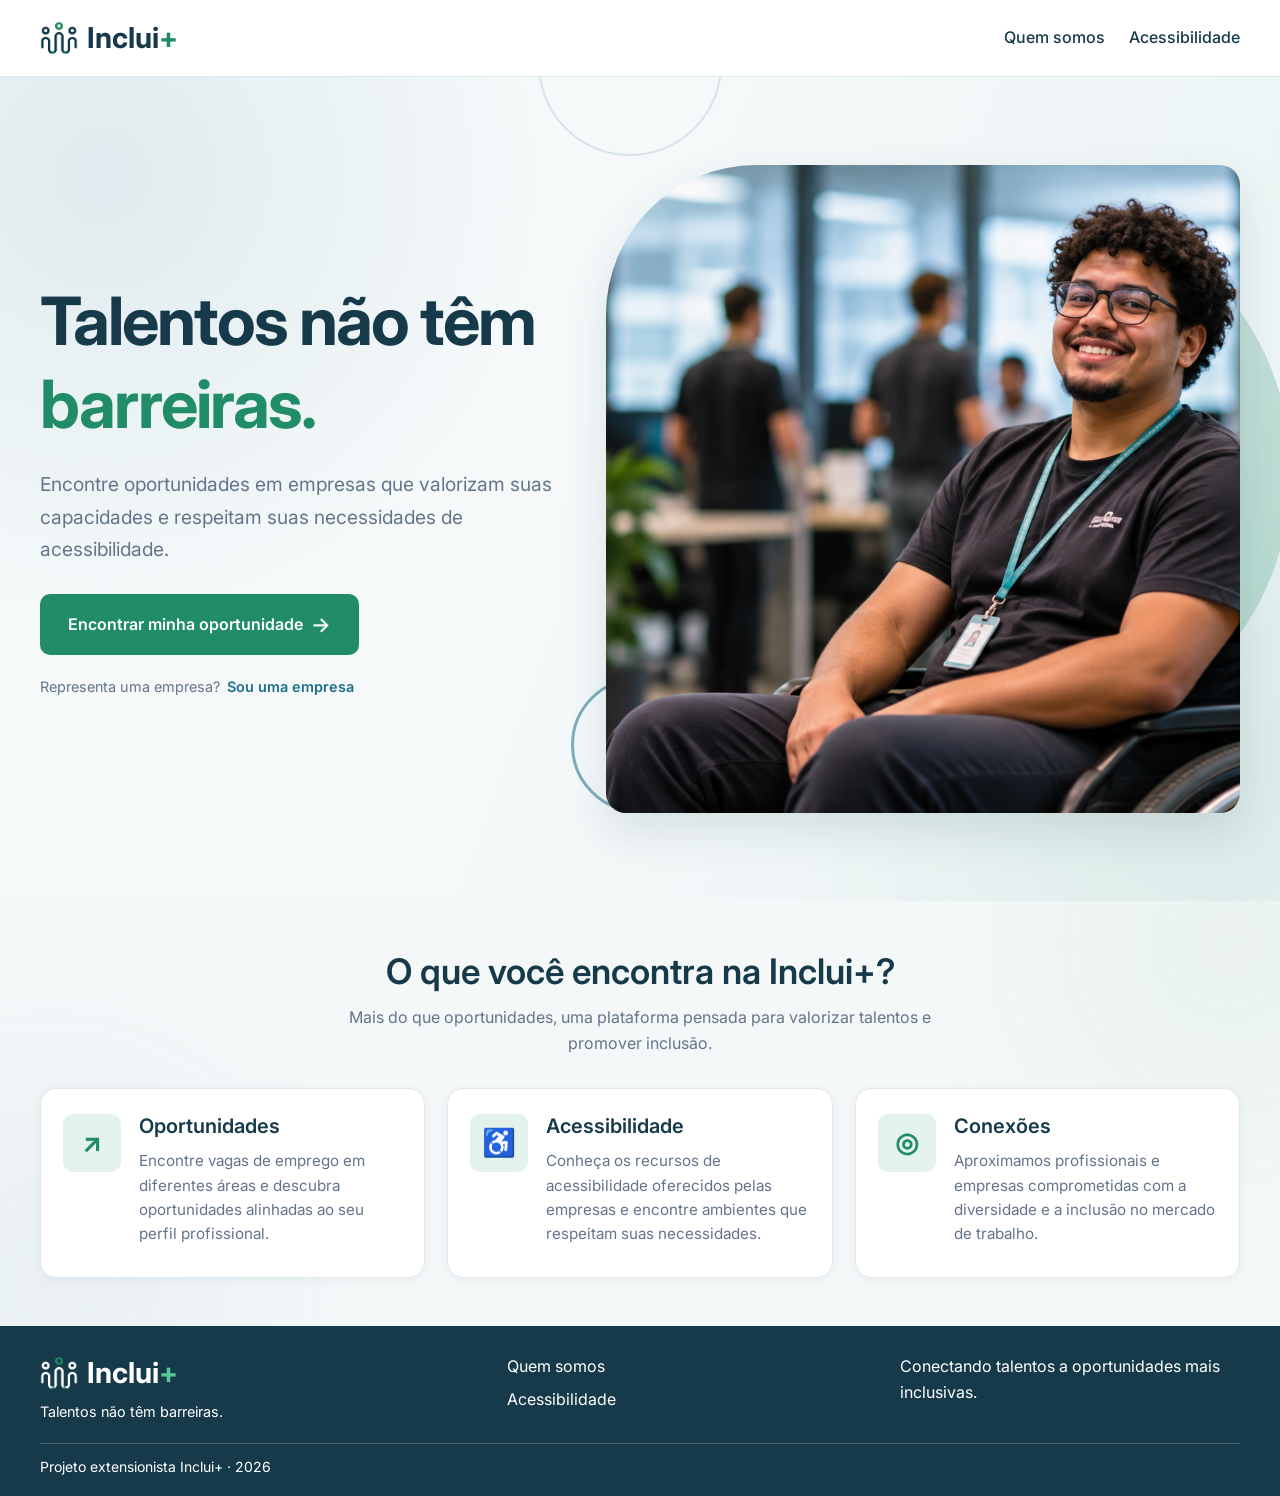
<file: index.html>
<!doctype html>
<html lang="pt-BR">
<head>
  <meta charset="utf-8">
  <meta name="viewport" content="width=device-width, initial-scale=1">
  <title>Início | Inclui+</title>
  <link rel="stylesheet" href="css/style.css">
</head>
<body data-page="inicio">

<!DOCTYPE html>
<html lang="pt-BR">

<head>
    <meta charset="UTF-8">
    <meta name="viewport" content="width=device-width, initial-scale=1">

    <meta name="description" content="Inclui+ conecta pessoas com deficiência a oportunidades profissionais em empresas que valorizam a inclusão.">

    <title>Início | Inclui+</title>

    <link rel="stylesheet" href="css/style.css">
</head>

<body data-page="inicio">

    <a href="#conteudo-principal" class="skip-link">
        Pular para o conteúdo principal
    </a>

    <main id="conteudo-principal">

        <!-- HERO: APRESENTAÇÃO PRINCIPAL -->
        <section class="hero">

            <div class="container hero-content">

                <div class="hero-text">

                    <h1>
                        Talentos não têm
                        <span>barreiras.</span>
                    </h1>

                    <p>
                        Encontre oportunidades em empresas que valorizam
                        suas capacidades e respeitam suas necessidades
                        de acessibilidade.
                    </p>

                    <a href="vagas.html" class="btn btn-primary">
                        Encontrar minha oportunidade
                        <span aria-hidden="true">→</span>
                    </a>

                    <div class="company-access">
                        <span>Representa uma empresa?</span>
                        <a href="empresa.html">Sou uma empresa</a>
                    </div>

                </div>

                
                <div class="hero-image">

                    <div class="hero-image-decoration"></div>

                    <img
                        src="assets/images/equipe-inclusiva.png"
                        alt="Profissional cadeirante sorrindo em um ambiente de trabalho moderno."
                    >

                </div>


            </div>

        </section>


        <!-- BENEFÍCIOS DA PLATAFORMA -->
        <section class="benefits section">

            <div class="container">

                <div class="section-header benefits-header">
                    <h2>O que você encontra na Inclui+?</h2>
                    <p>
                        Mais do que oportunidades, uma plataforma
                        pensada para valorizar talentos e promover inclusão.
                    </p>
                </div>


                <div class="benefits-grid">

                    <!-- CARD 1 -->
                    <article class="card benefit-card">

                        <div class="benefit-icon" aria-hidden="true">
                            <span>↗</span>
                        </div>

                        <div>
                            <h3>Oportunidades</h3>

                            <p>
                                Encontre vagas de emprego em diferentes
                                áreas e descubra oportunidades alinhadas
                                ao seu perfil profissional.
                            </p>
                        </div>

                    </article>


                    <!-- CARD 2 -->
                    <article class="card benefit-card">

                        <div class="benefit-icon" aria-hidden="true">
                            <span>♿</span>
                        </div>

                        <div>
                            <h3>Acessibilidade</h3>

                            <p>
                                Conheça os recursos de acessibilidade
                                oferecidos pelas empresas e encontre
                                ambientes que respeitam suas necessidades.
                            </p>
                        </div>

                    </article>


                    <!-- CARD 3 -->
                    <article class="card benefit-card">

                        <div class="benefit-icon" aria-hidden="true">
                            <span>◎</span>
                        </div>

                        <div>
                            <h3>Conexões</h3>

                            <p>
                                Aproximamos profissionais e empresas
                                comprometidas com a diversidade e a
                                inclusão no mercado de trabalho.
                            </p>
                        </div>

                    </article>

                </div>

            </div>

        </section>

    </main>

    <script src="js/main.js"></script>
    <script src="js/componentes.js"></script>

</body>

</html>

  <script src="js/main.js"></script>
  <script src="js/componentes.js"></script>
</body>
</html>
</file>
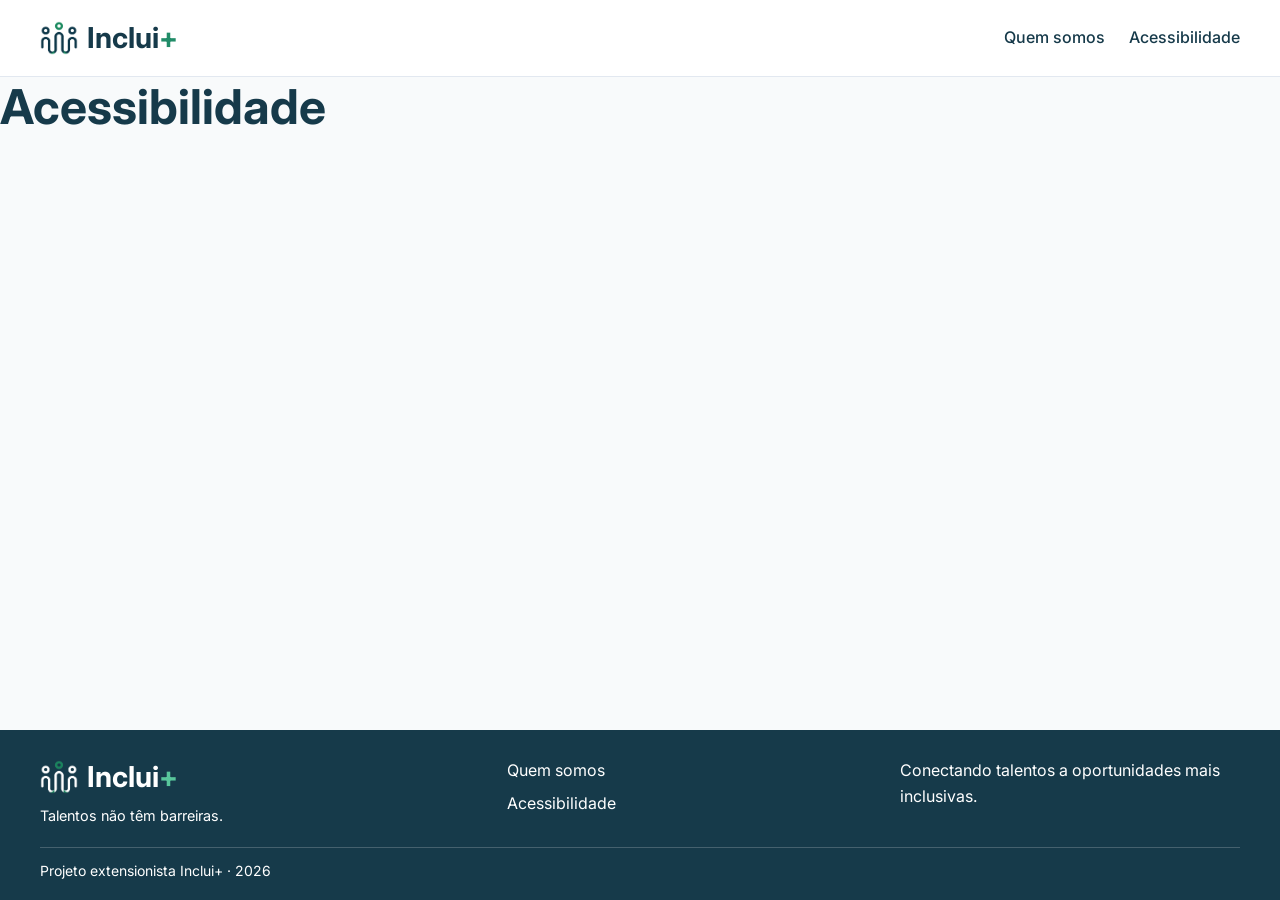
<file: acessibilidade.html>
<!doctype html>
<html lang="pt-BR">
<head>
  <meta charset="utf-8">
  <meta name="viewport" content="width=device-width, initial-scale=1">
  <title>Acessibilidade | Inclui+</title>
  <link rel="stylesheet" href="css/style.css">
</head>
<body data-page="acessibilidade">
  <!-- Estrutura da página será implementada na etapa correspondente. -->
  <main>
    <h1>Acessibilidade</h1>
  </main>
  <script src="js/main.js"></script>
  <script src="js/componentes.js"></script>
</body>
</html>
</file>
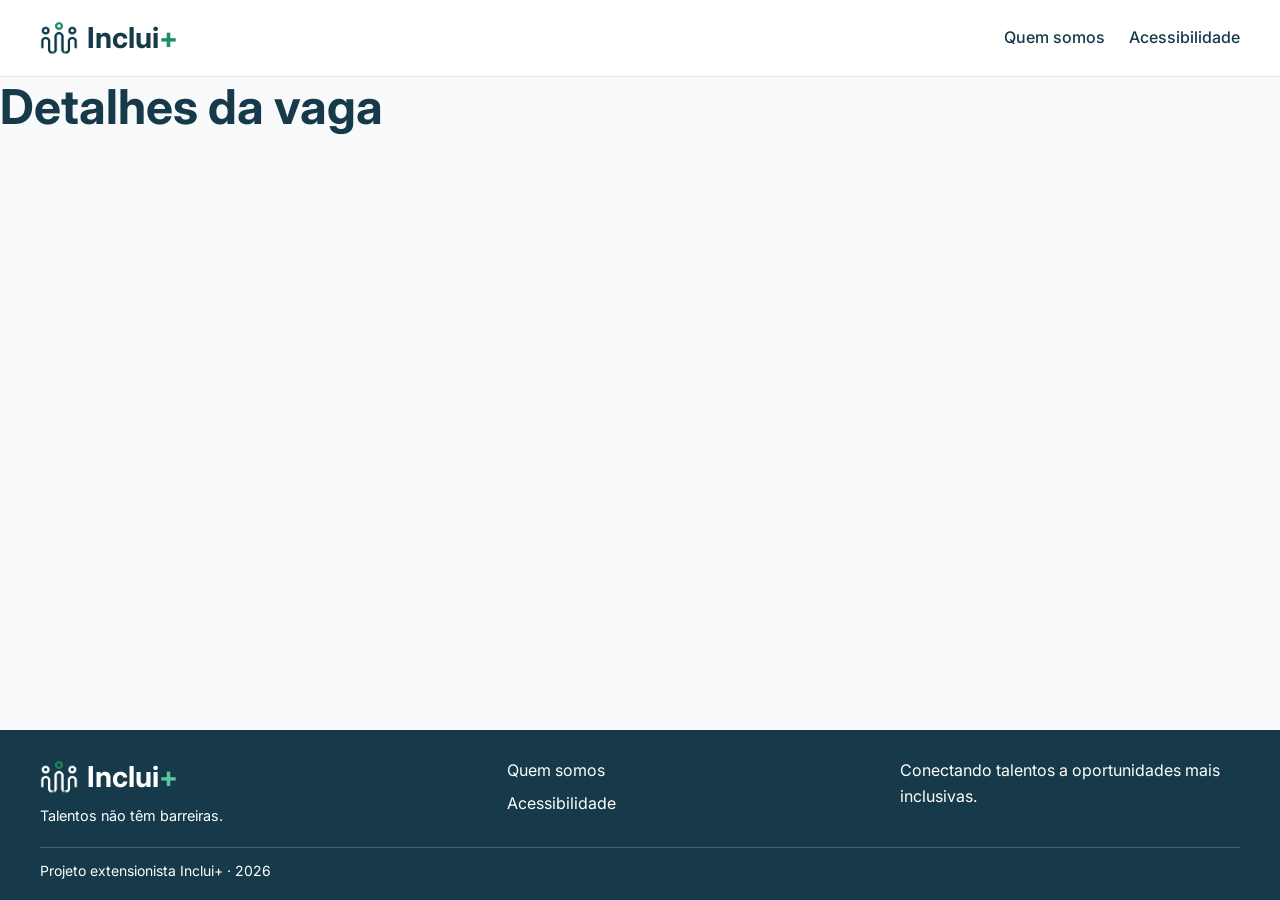
<file: detalhes-vaga.html>
<!doctype html>
<html lang="pt-BR">
<head>
  <meta charset="utf-8">
  <meta name="viewport" content="width=device-width, initial-scale=1">
  <title>Detalhes da vaga | Inclui+</title>
  <link rel="stylesheet" href="css/style.css">
</head>
<body data-page="detalhes-vagas">
  <!-- Estrutura da página será implementada na etapa correspondente. -->
  <main>
    <h1>Detalhes da vaga</h1>
  </main>
  <script src="js/main.js"></script>
  <script src="js/componentes.js"></script>
</body>
</html>
</file>
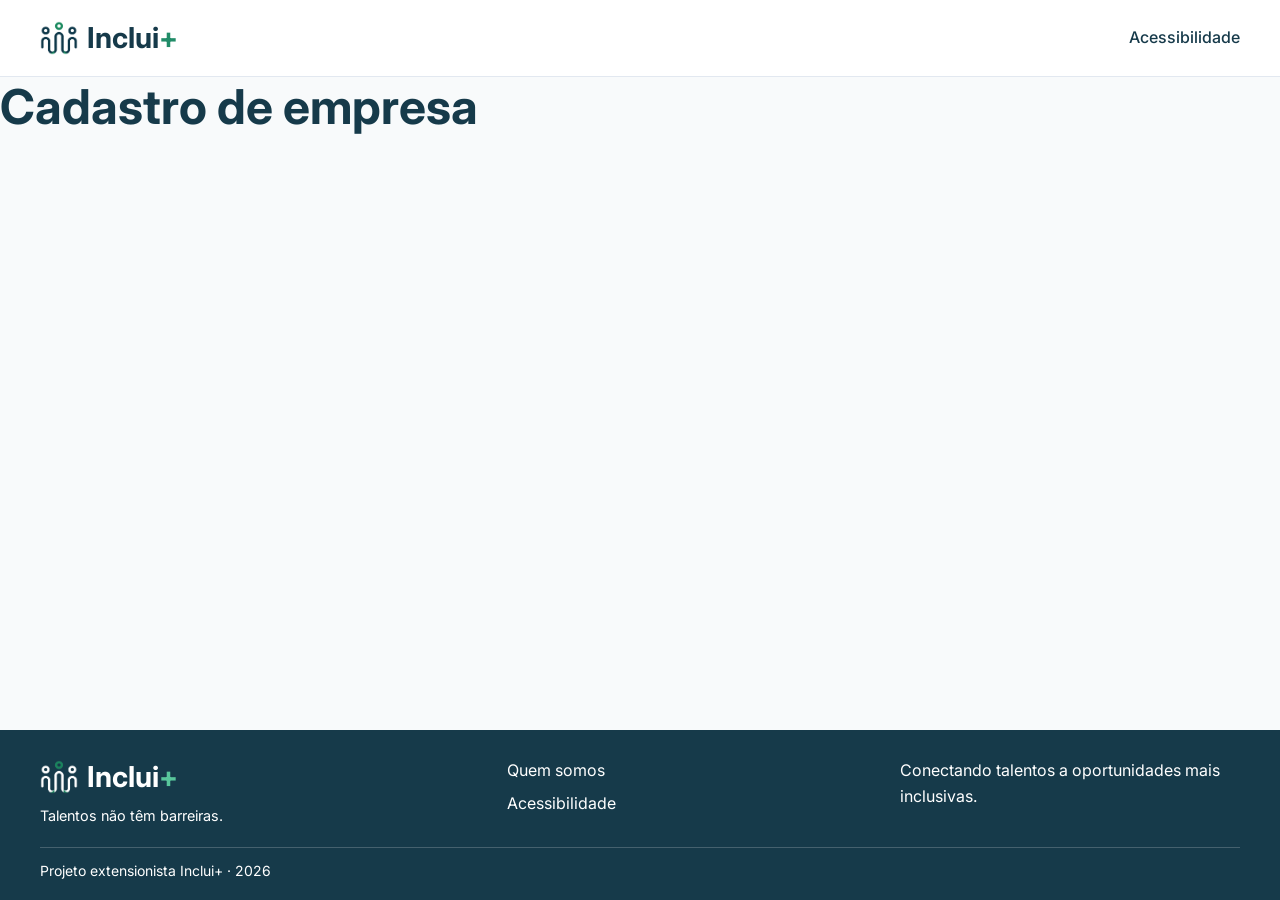
<file: empresa.html>
<!doctype html>
<html lang="pt-BR">
<head>
  <meta charset="utf-8">
  <meta name="viewport" content="width=device-width, initial-scale=1">
  <title>Cadastro de empresa | Inclui+</title>
  <link rel="stylesheet" href="css/style.css">
</head>
<body data-page="empresa">
  <!-- Estrutura da página será implementada na etapa correspondente. -->
  <main>
    <h1>Cadastro de empresa</h1>
  </main>
  <script src="js/main.js"></script>
  <script src="js/componentes.js"></script>
</body>
</html>
</file>
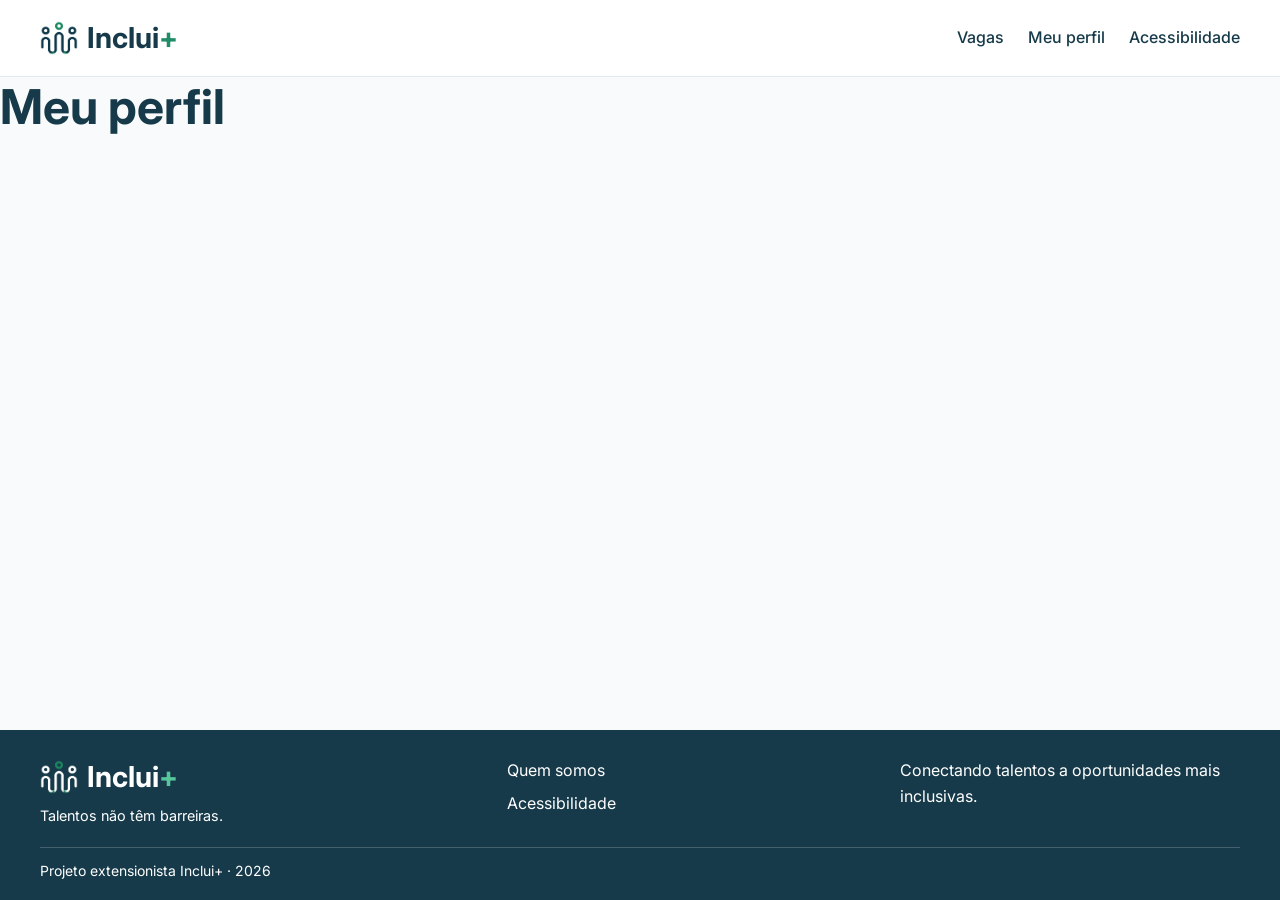
<file: perfil.html>
<!doctype html>
<html lang="pt-BR">
<head>
  <meta charset="utf-8">
  <meta name="viewport" content="width=device-width, initial-scale=1">
  <title>Meu perfil | Inclui+</title>
  <link rel="stylesheet" href="css/style.css">
</head>
<body data-page="perfil">
  <!-- Estrutura da página será implementada na etapa correspondente. -->
  <main>
    <h1>Meu perfil</h1>
  </main>
  <script src="js/main.js"></script>
  <script src="js/componentes.js"></script>
</body>
</html>
</file>
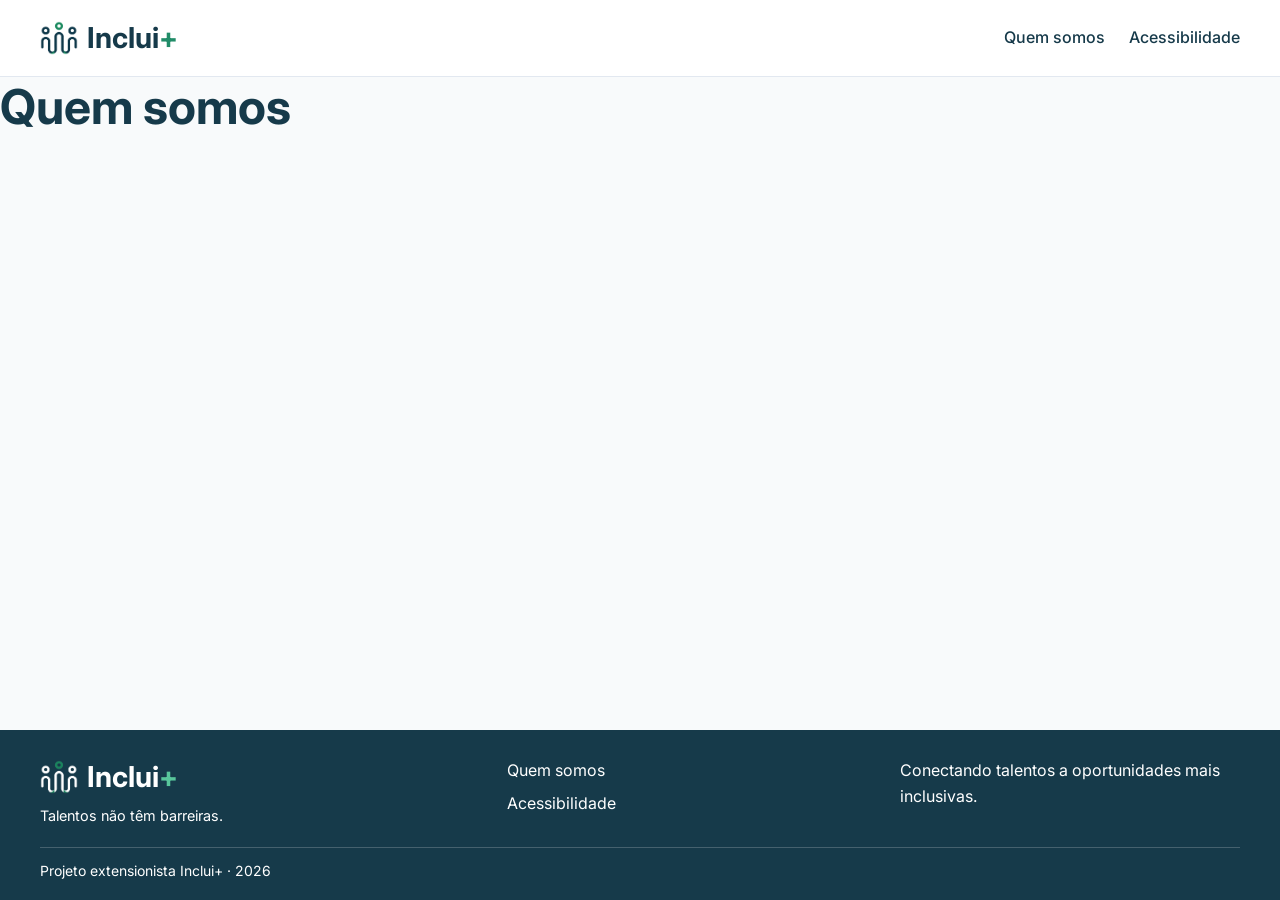
<file: quem-somos.html>
<!doctype html>
<html lang="pt-BR">
<head>
  <meta charset="utf-8">
  <meta name="viewport" content="width=device-width, initial-scale=1">
  <title>Quem somos | Inclui+</title>
  <link rel="stylesheet" href="css/style.css">
</head>
<body data-page="quem-somos">
  <!-- Estrutura da página será implementada na etapa correspondente. -->
  <main>
    <h1>Quem somos</h1>
  </main>
  <script src="js/main.js"></script>
  <script src="js/componentes.js"></script>
</body>
</html>
</file>
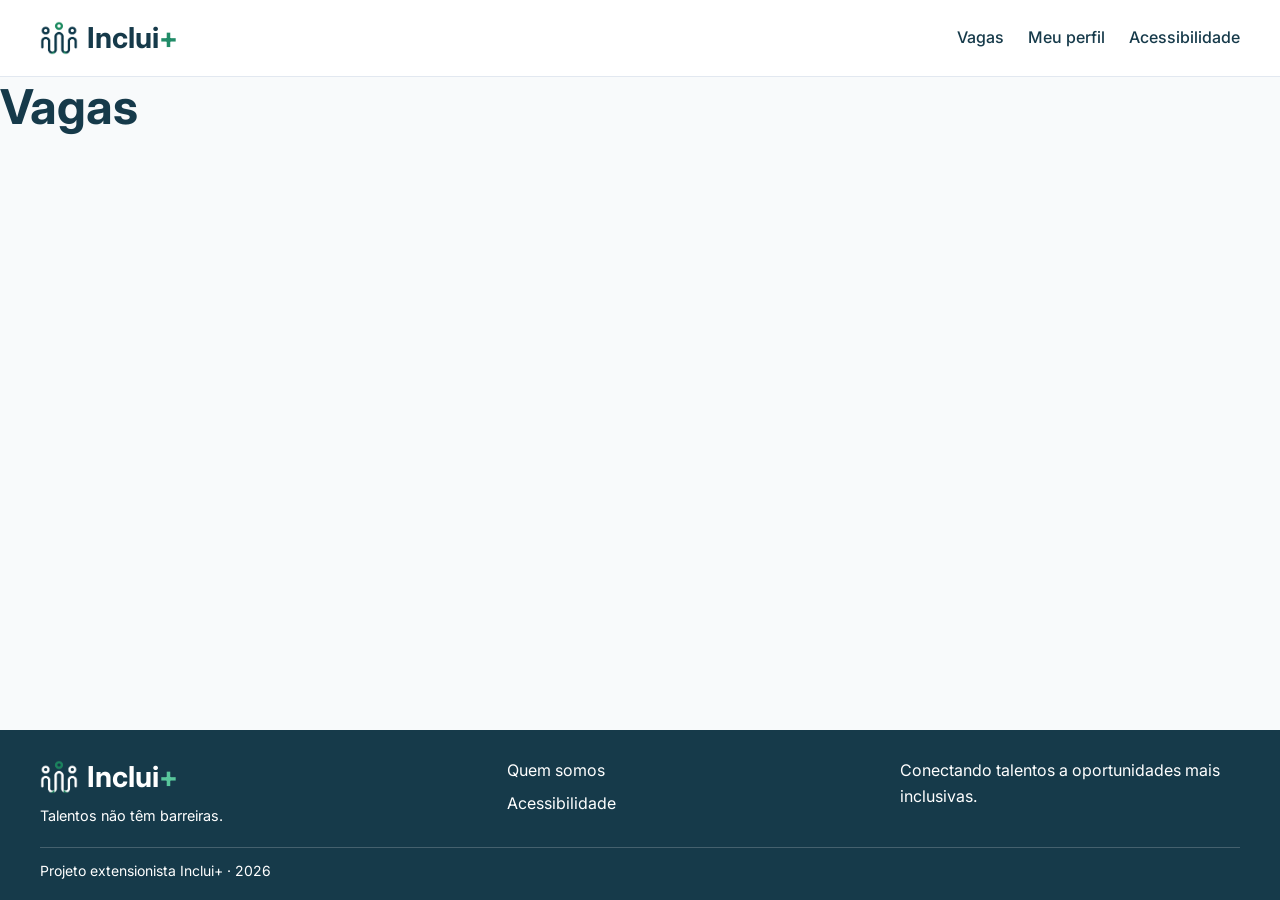
<file: vagas.html>
<!doctype html>
<html lang="pt-BR">
<head>
  <meta charset="utf-8">
  <meta name="viewport" content="width=device-width, initial-scale=1">
  <title>Vagas | Inclui+</title>
  <link rel="stylesheet" href="css/style.css">
</head>
<body data-page="vagas">
  <!-- Estrutura da página será implementada na etapa correspondente. -->
  <main>
    <h1>Vagas</h1>
  </main>
  <script src="js/main.js"></script>
  <script src="js/componentes.js"></script>
</body>
</html>
</file>
<file: css/style.css>
/* =========================================
   INCLUI+ | ESTILOS GLOBAIS
   Versão consolidada
   ========================================= */

/* 1. FONTES */
@import url('https://fonts.googleapis.com/css2?family=Inter:wght@400;500;600;700&display=swap');

/* 2. VARIÁVEIS GLOBAIS */
:root {
    /* Cores da marca */
    --color-primary: #163A4A;
    --color-secondary: #1F6F8B;
    --color-accent: #218C68;

    /* Cores neutras */
    --color-background: #F8FAFB;
    --color-white: #FFFFFF;
    --color-text: #263238;
    --color-text-secondary: #64748B;
    --color-border: #E2E8F0;

    /* Cores de feedback */
    --color-success: #218C68;
    --color-error: #C62828;
    --color-warning: #B7791F;

    /* Tipografia */
    --font-primary: 'Inter', sans-serif;

    /* Espaçamentos */
    --spacing-xs: 8px;
    --spacing-sm: 16px;
    --spacing-md: 24px;
    --spacing-lg: 32px;
    --spacing-xl: 48px;

    /* Bordas e sombras */
    --radius-sm: 6px;
    --radius-md: 10px;
    --radius-lg: 16px;
    --shadow-card: 0 2px 10px rgba(22, 58, 74, 0.06);

    /* Layout */
    --container-width: 1200px;
}

/* 3. RESET E CONFIGURAÇÕES GERAIS */
* {
    margin: 0;
    padding: 0;
    box-sizing: border-box;
}

html {
    scroll-behavior: smooth;
    font-size: 16px;
}

body {
    min-height: 100vh;
    display: flex;
    flex-direction: column;
    font-family: var(--font-primary);
    background-color: var(--color-background);
    color: var(--color-text);
    line-height: 1.6;
}

main {
    flex: 1;
}

img {
    display: block;
    max-width: 100%;
}

a {
    color: var(--color-secondary);
    text-decoration: none;
}

button,
input,
textarea,
select {
    font: inherit;
}

button {
    cursor: pointer;
}

/* 4. ACESSIBILIDADE E FOCO */
:focus-visible {
    outline: 3px solid var(--color-secondary);
    outline-offset: 3px;
}

.skip-link {
    position: absolute;
    top: -100px;
    left: 16px;
    z-index: 1000;
    padding: 12px 16px;
    border-radius: var(--radius-sm);
    background-color: var(--color-primary);
    color: var(--color-white);
}

.skip-link:focus {
    top: 16px;
}

/* 5. CONTAINER GLOBAL */
.container {
    width: min(100% - 40px, var(--container-width));
    margin-inline: auto;
}

/* 6. TÍTULOS E TEXTOS */
h1,
h2,
h3,
h4 {
    color: var(--color-primary);
    line-height: 1.25;
}

h1 {
    font-size: clamp(2rem, 4vw, 3rem);
    font-weight: 700;
}

h2 {
    font-size: clamp(1.6rem, 3vw, 2.2rem);
    font-weight: 600;
}

h3 {
    font-size: 1.25rem;
    font-weight: 600;
}

p {
    color: var(--color-text);
}

.text-secondary {
    color: var(--color-text-secondary);
}

/* 7. CABEÇALHO */
.site-header {
    position: relative;
    z-index: 5;
    width: 100%;
    background-color: var(--color-white);
    border-bottom: 1px solid var(--color-border);
}

.header-content {
    min-height: 76px;
    display: flex;
    align-items: center;
    justify-content: space-between;
    gap: var(--spacing-md);
}

.brand-logo {
    display: inline-flex;
    align-items: center;
    gap: 9px;
    color: var(--color-primary);
    font-size: 1.8rem;
    font-weight: 700;
    line-height: 1;
    white-space: nowrap;
}

.brand-logo img {
    width: 38px;
    height: 38px;
    object-fit: contain;
    flex-shrink: 0;
}

.brand-plus {
    color: var(--color-accent);
}

.main-nav {
    display: flex;
    align-items: center;
    gap: var(--spacing-md);
}

.main-nav a {
    color: var(--color-primary);
    font-weight: 500;
    transition: color 0.2s ease;
}

.main-nav a:hover {
    color: var(--color-secondary);
}

/* 8. BOTÕES */
.btn {
    display: inline-flex;
    align-items: center;
    justify-content: center;
    gap: 8px;
    min-height: 44px;
    padding: 12px 22px;
    border: 2px solid transparent;
    border-radius: var(--radius-md);
    font-weight: 600;
    text-align: center;
    transition:
        background-color 0.2s ease,
        color 0.2s ease,
        border-color 0.2s ease,
        transform 0.2s ease;
}

.btn-primary {
    background-color: var(--color-accent);
    color: var(--color-white);
}

.btn-primary:hover {
    background-color: #176F53;
    transform: translateY(-2px);
}

.btn-secondary {
    background-color: var(--color-white);
    color: var(--color-secondary);
    border-color: var(--color-secondary);
}

.btn-secondary:hover {
    background-color: #EAF3F6;
}

.btn-text {
    padding-inline: 8px;
    background: transparent;
    color: var(--color-secondary);
}

.btn-text:hover {
    text-decoration: underline;
}

/* 9. CARDS */
.card {
    padding: var(--spacing-md);
    background-color: var(--color-white);
    border: 1px solid var(--color-border);
    border-radius: var(--radius-lg);
    box-shadow: var(--shadow-card);
}

.card-hover,
.benefit-card {
    transition:
        transform 0.22s ease,
        border-color 0.22s ease,
        box-shadow 0.22s ease;
}

.card-hover:hover,
.benefit-card:hover {
    transform: translateY(-4px);
    border-color: var(--color-secondary);
    box-shadow: 0 8px 20px rgba(22, 58, 74, 0.11);
}

/* 10. FORMULÁRIOS */
.form-group {
    display: flex;
    flex-direction: column;
    gap: 6px;
}

.form-group label {
    color: var(--color-primary);
    font-weight: 500;
}

.form-control {
    width: 100%;
    min-height: 46px;
    padding: 11px 14px;
    border: 1px solid var(--color-border);
    border-radius: var(--radius-md);
    background-color: var(--color-white);
    color: var(--color-text);
}

.form-control:focus {
    outline: 2px solid var(--color-secondary);
    outline-offset: 1px;
}

.form-control::placeholder {
    color: #84919B;
}

/* 11. RODAPÉ */
.site-footer {
    padding: 28px 0 18px;
    background-color: var(--color-primary);
    color: var(--color-white);
}

.footer-content {
    display: flex;
    justify-content: space-between;
    align-items: flex-start;
    gap: 28px;
    flex-wrap: wrap;
}

.site-footer h2,
.site-footer p,
.site-footer a {
    color: var(--color-white);
}

.footer-brand .brand-logo {
    margin-bottom: 7px;
    color: var(--color-white);
}

.footer-brand .brand-logo .brand-plus {
    color: #58C69B;
}

.footer-brand .brand-logo img {
    width: 38px;
    height: 38px;
}

.footer-brand > p {
    font-size: 0.9rem;
}

.footer-links {
    display: flex;
    flex-direction: column;
    gap: 7px;
}

.footer-links a:hover {
    text-decoration: underline;
}

.footer-description {
    max-width: 340px;
}

.footer-bottom {
    margin-top: 20px;
    padding-top: 12px;
    border-top: 1px solid rgba(255, 255, 255, 0.2);
    font-size: 0.875rem;
}

/* 12. SEÇÕES GERAIS */
.section {
    padding-block: var(--spacing-xl);
}

.section-header {
    margin-bottom: var(--spacing-lg);
}

.section-header p {
    margin-top: var(--spacing-xs);
    color: var(--color-text-secondary);
}

/* =========================================
   13. PÁGINA INICIAL | LANDING PAGE
   ========================================= */

/* Área principal */
.hero {
    position: relative;
    isolation: isolate;
    overflow: hidden;
    background:
        radial-gradient(
            circle at 8% 12%,
            rgba(31, 111, 139, 0.10),
            transparent 32%
        ),
        radial-gradient(
            circle at 92% 82%,
            rgba(33, 140, 104, 0.09),
            transparent 30%
        ),
        linear-gradient(110deg, #F5F9FA 45%, #EAF3F3 100%);
}

.hero::after {
    content: "";
    position: absolute;
    z-index: -1;
    width: 180px;
    height: 180px;
    top: -105px;
    left: 42%;
    border: 2px solid rgba(31, 111, 139, 0.15);
    border-radius: 50%;
    pointer-events: none;
}

.hero-content {
    min-height: calc(100svh - 76px);
    display: grid;
    grid-template-columns: 0.9fr 1.1fr;
    align-items: center;
    gap: 48px;
}

.hero-text {
    max-width: 600px;
    padding-block: 50px;
}

.hero-text h1 {
    margin-bottom: 22px;
    font-size: clamp(3rem, 5.2vw, 4.6rem);
    letter-spacing: -2px;
}

.hero-text h1 span {
    color: var(--color-accent);
}

.hero-text > p {
    max-width: 540px;
    margin-bottom: 28px;
    color: var(--color-text-secondary);
    font-size: 1.2rem;
    line-height: 1.7;
}

.hero-text .btn {
    min-height: 52px;
    padding-inline: 26px;
}

.hero-text .btn span {
    font-size: 1.3rem;
}

/* Acesso para empresas */
.company-access {
    display: flex;
    align-items: center;
    flex-wrap: wrap;
    gap: 7px;
    margin-top: 20px;
    font-size: 0.9rem;
}

.company-access span {
    color: var(--color-text-secondary);
}

.company-access a {
    color: var(--color-secondary);
    font-weight: 600;
}

.company-access a:hover {
    text-decoration: underline;
}

/* Fotografia e elementos abstratos */
.hero-image {
    position: relative;
    isolation: isolate;
    min-height: 580px;
    display: flex;
    align-items: center;
    justify-content: center;
}

.hero-image img {
    position: relative;
    z-index: 2;
    width: 100%;
    height: min(72vh, 650px);
    min-height: 430px;
    object-fit: cover;
    object-position: center;
    border-radius: 150px 20px 20px 20px;
    box-shadow: 0 18px 45px rgba(22, 58, 74, 0.12);
}

.hero-image-decoration {
    position: absolute;
    z-index: 1;
    top: 5%;
    right: -8%;
    width: 85%;
    height: 85%;
    border-radius: 50%;
    background-color: var(--color-accent);
    opacity: 0.22;
}

.hero-image::before {
    content: "";
    position: absolute;
    z-index: 0;
    bottom: 0;
    left: -35px;
    width: 130px;
    height: 130px;
    border: 3px solid rgba(31, 111, 139, 0.55);
    border-radius: 50%;
    pointer-events: none;
}

/* Seção de benefícios */
.benefits {
    position: relative;
    overflow: hidden;
    background:
        radial-gradient(
            circle at 4% 90%,
            rgba(31, 111, 139, 0.055),
            transparent 26%
        ),
        radial-gradient(
            circle at 96% 10%,
            rgba(33, 140, 104, 0.055),
            transparent 25%
        ),
        #F5F8F9;
}

.benefits-header {
    max-width: 700px;
    margin-inline: auto;
    text-align: center;
}

.benefits-header p {
    max-width: 620px;
    margin: 12px auto 0;
}

.benefits-grid {
    display: grid;
    grid-template-columns: repeat(3, 1fr);
    gap: 22px;
}

.benefit-card {
    display: flex;
    align-items: flex-start;
    gap: 18px;
    min-height: 190px;
    padding: 25px 22px;
    background-color: var(--color-white);
}

.benefit-card h3 {
    margin-bottom: 10px;
}

.benefit-card p {
    color: var(--color-text-secondary);
    font-size: 0.95rem;
    line-height: 1.6;
}

/* Ícones dos benefícios */
.benefit-icon {
    flex-shrink: 0;
    width: 58px;
    height: 58px;
    display: flex;
    align-items: center;
    justify-content: center;
    border-radius: var(--radius-md);
    background-color: #E4F2EC;
    color: var(--color-accent);
    font-size: 1.7rem;
    font-weight: 700;
}

/* =========================================
   14. RESPONSIVIDADE
   ========================================= */

@media (max-width: 900px) {
    .hero-content {
        grid-template-columns: 1fr 0.9fr;
        gap: 24px;
    }

    .hero-text h1 {
        font-size: clamp(2.6rem, 5vw, 3.5rem);
    }

    .hero-image {
        min-height: 450px;
    }

    .hero-image img {
        min-height: 400px;
        height: 55vh;
    }

    .benefits-grid {
        grid-template-columns: repeat(2, 1fr);
    }
}

@media (max-width: 768px) {
    .container {
        width: min(100% - 32px, var(--container-width));
    }

    .header-content {
        flex-wrap: wrap;
        padding-block: 16px;
    }

    .main-nav {
        width: 100%;
        justify-content: center;
        flex-wrap: wrap;
        gap: 16px;
    }

    .footer-content {
        flex-direction: column;
        gap: 20px;
    }

    .section {
        padding-block: var(--spacing-lg);
    }
}

@media (max-width: 650px) {
    .brand-logo {
        font-size: 1.55rem;
    }

    .brand-logo img {
        width: 33px;
        height: 33px;
    }

    .hero-content {
        min-height: auto;
        grid-template-columns: 1fr;
        gap: 10px;
    }

    .hero-text {
        padding-block: 45px 25px;
    }

    .hero-text h1 {
        font-size: 2.8rem;
        letter-spacing: -1px;
    }

    .hero-text > p {
        font-size: 1.05rem;
    }

    .hero-image {
        min-height: 320px;
        padding-block: 15px 30px;
    }

    .hero-image img {
        height: 300px;
        min-height: 300px;
        border-radius: 75px 14px 14px 14px;
    }

    .hero-image-decoration {
        width: 75%;
        height: 75%;
        right: -2%;
    }

    .hero-image::before {
        width: 85px;
        height: 85px;
        left: -12px;
    }

    .benefits-grid {
        grid-template-columns: 1fr;
    }

    .benefit-card {
        min-height: auto;
    }

    .site-footer {
        padding-block: 24px 16px;
    }

    .footer-bottom {
        margin-top: 16px;
    }
}

/* =========================================
   15. MOVIMENTOS REDUZIDOS
   ========================================= */

@media (prefers-reduced-motion: reduce) {
    *,
    *::before,
    *::after {
        scroll-behavior: auto !important;
        transition-duration: 0.01ms !important;
        animation-duration: 0.01ms !important;
        animation-iteration-count: 1 !important;
    }
}


/* =========================================
   AJUSTES EXCLUSIVOS PARA MOBILE
   CABEÇALHO E RODAPÉ
   ========================================= */

@media (max-width: 650px) {

    /* CABEÇALHO */
    .header-content {
        min-height: 66px;
        flex-direction: row;
        flex-wrap: nowrap;
        justify-content: space-between;
        gap: 8px;
        padding-block: 10px;
    }

    .brand-logo {
        gap: 6px;
        font-size: 1.3rem;
    }

    .brand-logo img {
        width: 29px;
        height: 29px;
    }

    .main-nav {
        width: auto;
        flex-wrap: nowrap;
        justify-content: flex-end;
        gap: 12px;
    }

    .main-nav a {
        font-size: 0.76rem;
        white-space: nowrap;
    }

    /* RODAPÉ */
    .site-footer {
        padding: 24px 0 16px;
    }

    .footer-content {
        display: grid;
        grid-template-columns: 1fr 1fr;
        align-items: start;
        gap: 18px 12px;
    }

    .footer-brand {
        grid-column: 1 / -1;
    }

    .footer-brand .brand-logo {
        margin-bottom: 5px;
    }

    .footer-brand .brand-logo img {
        width: 32px;
        height: 32px;
    }

    .footer-brand > p {
        font-size: 0.85rem;
    }

    .footer-links {
        gap: 6px;
        font-size: 0.85rem;
    }

    .footer-description {
        max-width: none;
        font-size: 0.85rem;
        line-height: 1.5;
    }

    .footer-bottom {
        margin-top: 16px;
        padding-top: 12px;
        font-size: 0.78rem;
    }
}

/* Ajustes para celulares muito estreitos */

/* =========================================
   RESPONSIVIDADE GERAL | INCLUI+
   Cabeçalho, conteúdo e rodapé
   ========================================= */

/* TABLETS E TELAS INTERMEDIÁRIAS */
@media (max-width: 768px) {

    /* Cabeçalho: mantém logo e links na mesma linha */
    .header-content {
        min-height: 68px;
        display: flex;
        flex-direction: row;
        flex-wrap: nowrap;
        justify-content: space-between;
        align-items: center;
        gap: 12px;
        padding-block: 10px;
    }

    .brand-logo {
        flex-shrink: 0;
        gap: 7px;
        font-size: 1.5rem;
    }

    .brand-logo img {
        width: 34px;
        height: 34px;
    }

    .main-nav {
        width: auto;
        display: flex;
        flex-direction: row;
        flex-wrap: nowrap;
        justify-content: flex-end;
        align-items: center;
        gap: 16px;
    }

    .main-nav a {
        font-size: 0.85rem;
        white-space: nowrap;
    }

    /* Rodapé */
    .site-footer {
        padding: 22px 0 15px;
    }

    .footer-content {
        display: grid;
        grid-template-columns: 1fr 1fr;
        align-items: start;
        gap: 16px 14px;
    }

    .footer-brand {
        grid-column: 1 / -1;
    }

    .footer-brand .brand-logo {
        margin-bottom: 5px;
    }

    .footer-brand .brand-logo img {
        width: 34px;
        height: 34px;
    }

    .footer-links {
        gap: 6px;
        font-size: 0.85rem;
    }

    .footer-description {
        max-width: none;
        font-size: 0.85rem;
        line-height: 1.5;
    }

    .footer-bottom {
        margin-top: 14px;
        padding-top: 11px;
        font-size: 0.8rem;
    }
}

/* CELULARES */
@media (max-width: 650px) {

    .container {
        width: min(100% - 32px, var(--container-width));
    }

    /* Cabeçalho compacto */
    .header-content {
        min-height: 62px;
        gap: 8px;
    }

    .brand-logo {
        font-size: 1.3rem;
        gap: 6px;
    }

    .brand-logo img {
        width: 29px;
        height: 29px;
    }

    .main-nav {
        gap: 11px;
    }

    .main-nav a {
        font-size: 0.76rem;
    }

    /* Rodapé compacto */
    .site-footer {
        padding: 20px 0 14px;
    }

    .footer-content {
        gap: 14px 12px;
    }

    .footer-brand .brand-logo img {
        width: 31px;
        height: 31px;
    }

    .footer-brand > p {
        font-size: 0.85rem;
    }

    .footer-links {
        font-size: 0.82rem;
    }

    .footer-description {
        font-size: 0.82rem;
    }

    .footer-bottom {
        margin-top: 13px;
        padding-top: 10px;
        font-size: 0.76rem;
    }
}

/* CELULARES ESTREITOS */
@media (max-width: 400px) {

    .container {
        width: min(100% - 24px, var(--container-width));
    }

    .header-content {
        gap: 6px;
    }

    .brand-logo {
        font-size: 1.15rem;
        gap: 5px;
    }

    .brand-logo img {
        width: 26px;
        height: 26px;
    }

    .main-nav {
        gap: 8px;
    }

    .main-nav a {
        font-size: 0.68rem;
    }

    .footer-content {
        gap: 12px 10px;
    }

    .footer-links,
    .footer-description {
        font-size: 0.78rem;
    }
}

/* TELAS MUITO ESTREITAS */
@media (max-width: 340px) {

    .brand-logo {
        font-size: 1.05rem;
    }

    .brand-logo img {
        width: 24px;
        height: 24px;
    }

    .main-nav {
        gap: 6px;
    }

    .main-nav a {
        font-size: 0.63rem;
    }
}
</file>
